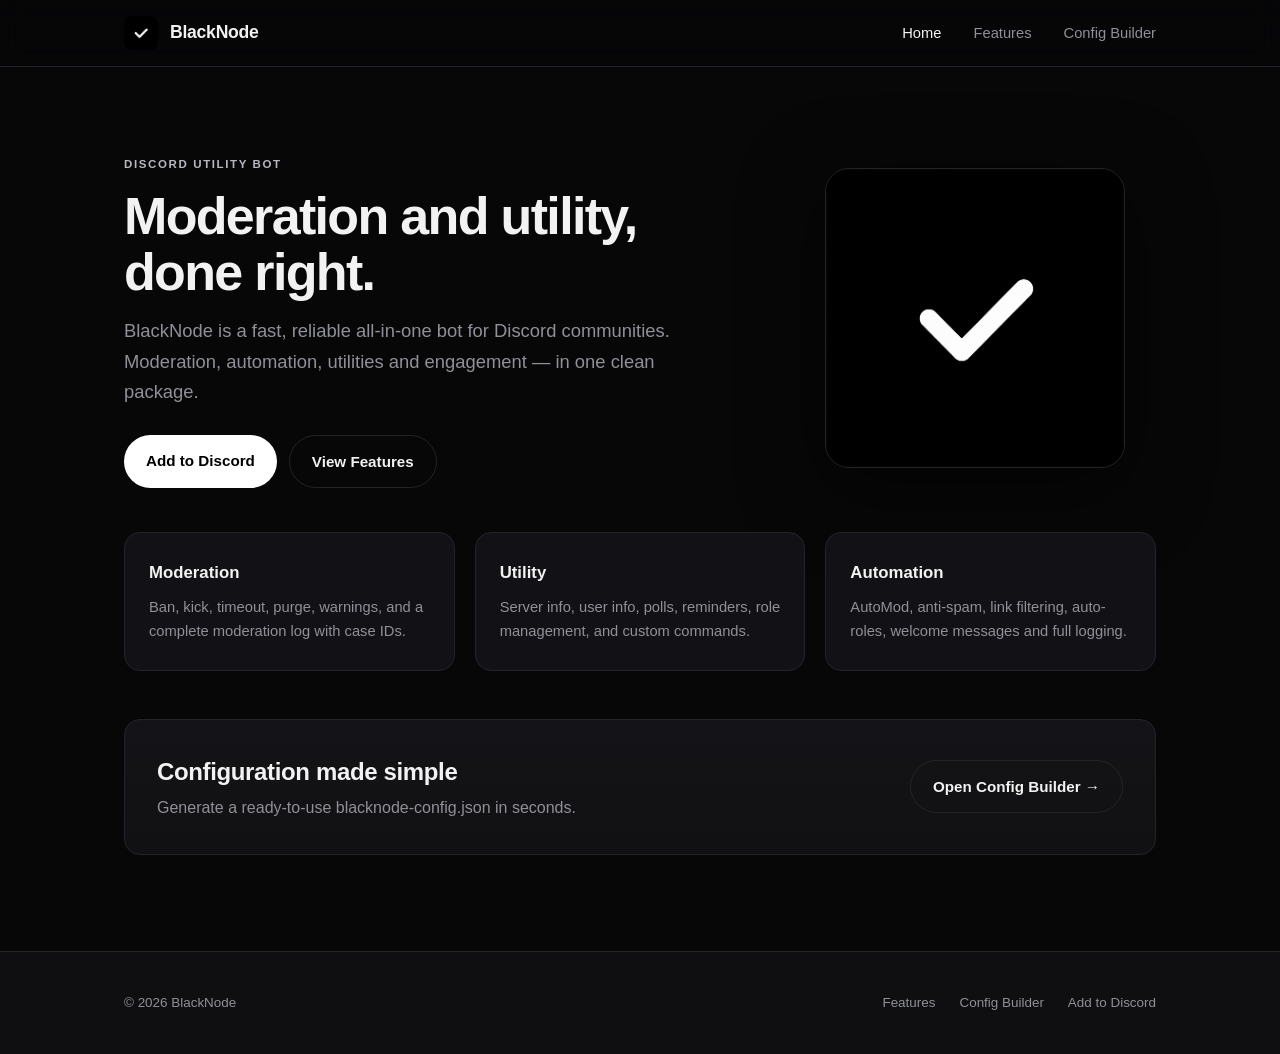
<file: index.html>
<!DOCTYPE html>
<html lang="en">
<head>
<meta charset="UTF-8">
<meta name="viewport" content="width=device-width, initial-scale=1.0">
<title>BlackNode – Professional Discord Utility Bot</title>
<meta name="description" content="BlackNode is a fast, reliable all-in-one utility and moderation bot for Discord.">
<link rel="stylesheet" href="style.css">
<link rel="icon" href="images/logo.png">
</head>
<body>

<header>
  <nav class="nav">
    <a href="index.html" class="brand">
      <img src="images/logo.png" alt="BlackNode Logo">
      <span>BlackNode</span>
    </a>
    <div class="nav-links">
      <a href="index.html" class="active">Home</a>
      <a href="features.html">Features</a>
      <a href="config.html">Config Builder</a>
    </div>
  </nav>
</header>

<main>
  <div class="container">
    <div class="hero">
      <div>
        <div class="eyebrow">Discord Utility Bot</div>
        <h1>Moderation and utility,<br>done right.</h1>
        <p class="lead">BlackNode is a fast, reliable all-in-one bot for Discord communities. Moderation, automation, utilities and engagement — in one clean package.</p>
        <div class="btns">
          <a href="https://discord.com/oauth2/authorize?client_id=1502002154058154126&permissions=8&integration_type=0&scope=bot" class="btn" target="_blank" rel="noopener">Add to Discord</a>
          <a href="features.html" class="btn btn-secondary">View Features</a>
        </div>
      </div>
      <div style="text-align:center">
        <img src="images/logo.png" alt="BlackNode" class="hero-logo">
      </div>
    </div>

    <div class="grid-3">
      <div class="feature">
        <h3>Moderation</h3>
        <p>Ban, kick, timeout, purge, warnings, and a complete moderation log with case IDs.</p>
      </div>
      <div class="feature">
        <h3>Utility</h3>
        <p>Server info, user info, polls, reminders, role management, and custom commands.</p>
      </div>
      <div class="feature">
        <h3>Automation</h3>
        <p>AutoMod, anti-spam, link filtering, auto-roles, welcome messages and full logging.</p>
      </div>
    </div>

    <div class="card" style="margin-top: 48px; display:flex; justify-content:space-between; align-items:center; flex-wrap:wrap; gap:16px;">
      <div>
        <h2 style="margin:0 0 4px">Configuration made simple</h2>
        <p style="color:var(--muted)">Generate a ready-to-use blacknode-config.json in seconds.</p>
      </div>
      <a href="config.html" class="btn btn-secondary">Open Config Builder →</a>
    </div>
  </div>
</main>

<footer>
  <div class="container footer-inner">
    <span>© 2026 BlackNode</span>
    <div class="footer-links">
      <a href="features.html">Features</a>
      <a href="config.html">Config Builder</a>
      <a href="https://discord.com/oauth2/authorize?client_id=1502002154058154126&permissions=8&integration_type=0&scope=bot" target="_blank" rel="noopener">Add to Discord</a>
    </div>
  </div>
</footer>

</body>
</html>
</file>
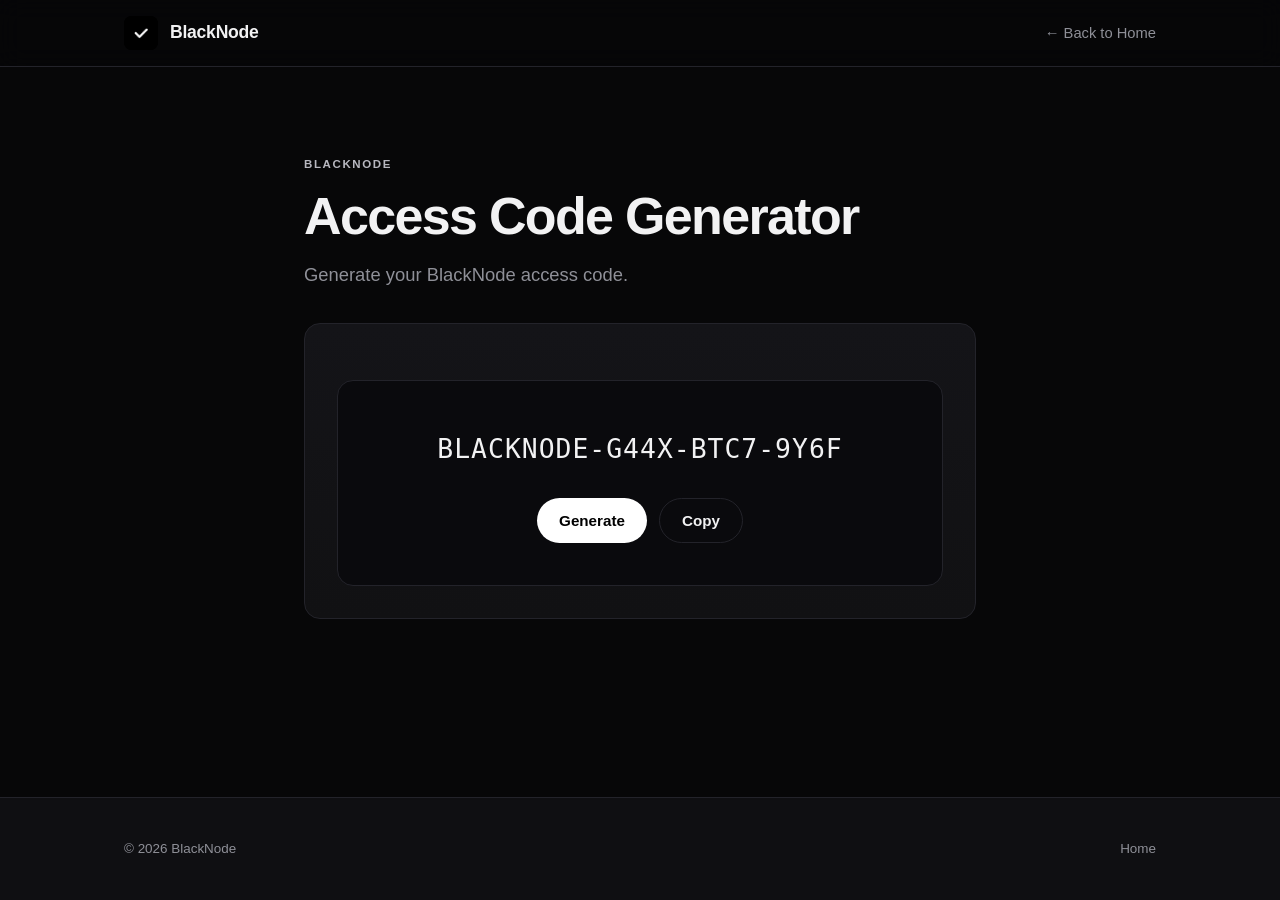
<file: code.html>
<!DOCTYPE html>
<html lang="en">
<head>
<meta charset="UTF-8">
<meta name="viewport" content="width=device-width, initial-scale=1.0">
<title>Access Code – BlackNode</title>
<meta name="robots" content="noindex">
<link rel="stylesheet" href="style.css">
<link rel="icon" href="images/logo.png">
</head>
<body>

<header>
  <nav class="nav">
    <a href="index.html" class="brand">
      <img src="images/logo.png" alt="BlackNode Logo">
      <span>BlackNode</span>
    </a>
    <div class="nav-links">
      <a href="index.html">← Back to Home</a>
    </div>
  </nav>
</header>

<main>
  <div class="container" style="max-width: 720px;">
    <div class="eyebrow">BlackNode</div>
    <h1>Access Code Generator</h1>
    <p class="lead">Generate your BlackNode access code.</p>

    <div class="card" style="margin-top: 32px;">
      <div class="code-box">
        <div id="code-output">BLACKNODE-XXXX-XXXX-XXXX</div>
        <div class="btns" style="justify-content: center; margin-top: 14px;">
          <button class="btn" id="generate-btn">Generate</button>
          <button class="btn btn-secondary" id="copy-btn">Copy</button>
        </div>
        <p class="code-note" id="copy-note"></p>
      </div>
    </div>
  </div>
</main>

<footer>
  <div class="container footer-inner">
    <span>© 2026 BlackNode</span>
    <div class="footer-links">
      <a href="index.html">Home</a>
    </div>
  </div>
</footer>

<script>
const output = document.getElementById('code-output');
const copyNote = document.getElementById('copy-note');

function generateCode() {
  const chars = 'ABCDEFGHJKLMNPQRSTUVWXYZ23456789';
  const rand = (n) => Array.from({length: n}, () => chars[Math.floor(Math.random()*chars.length)]).join('');
  const code = `BLACKNODE-${rand(4)}-${rand(4)}-${rand(4)}`;
  output.textContent = code;
  copyNote.textContent = '';
}

document.getElementById('generate-btn').addEventListener('click', generateCode);

document.getElementById('copy-btn').addEventListener('click', async () => {
  const code = output.textContent;
  if (code.includes('XXXX')) {
    copyNote.textContent = 'Please generate a code first.';
    return;
  }
  try {
    await navigator.clipboard.writeText(code);
    copyNote.textContent = 'Copied to clipboard';
  } catch(e) {
    copyNote.textContent = 'Copy failed';
  }
});

generateCode();
</script>

</body>
</html>
</file>
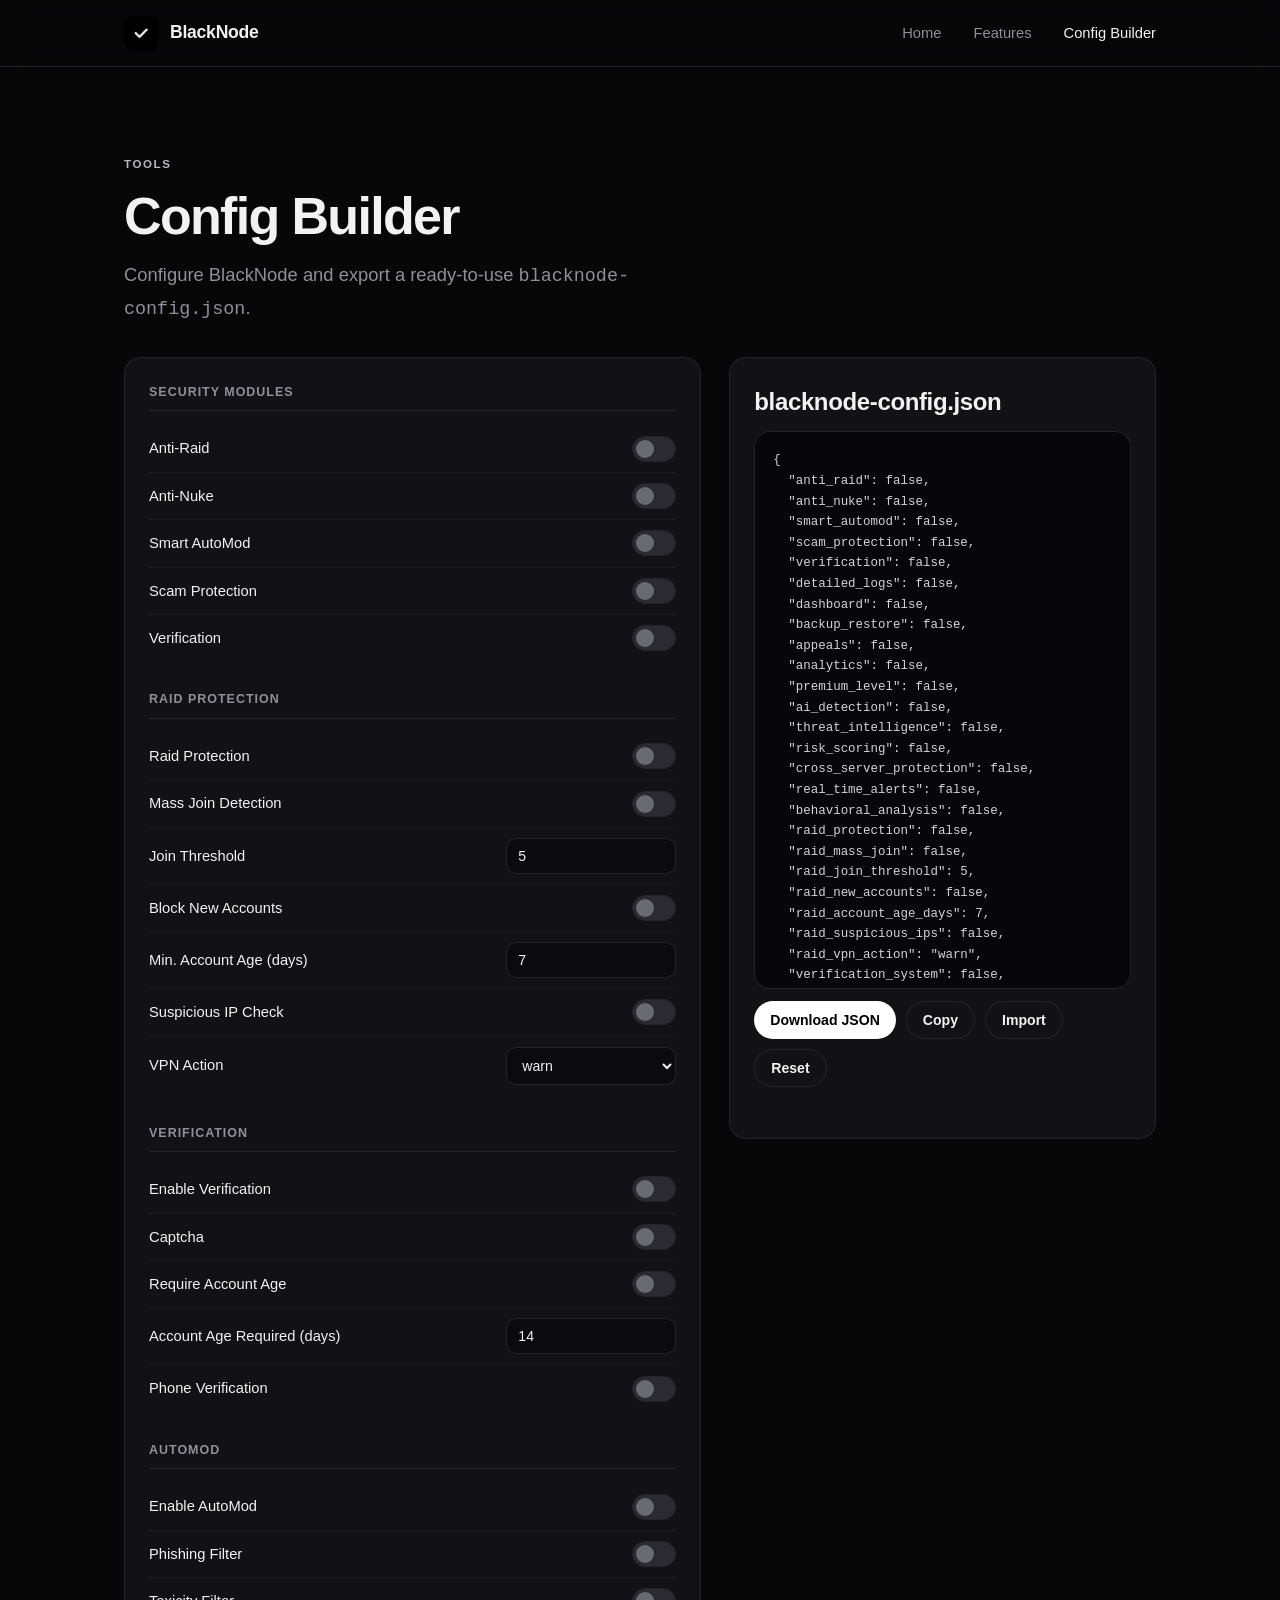
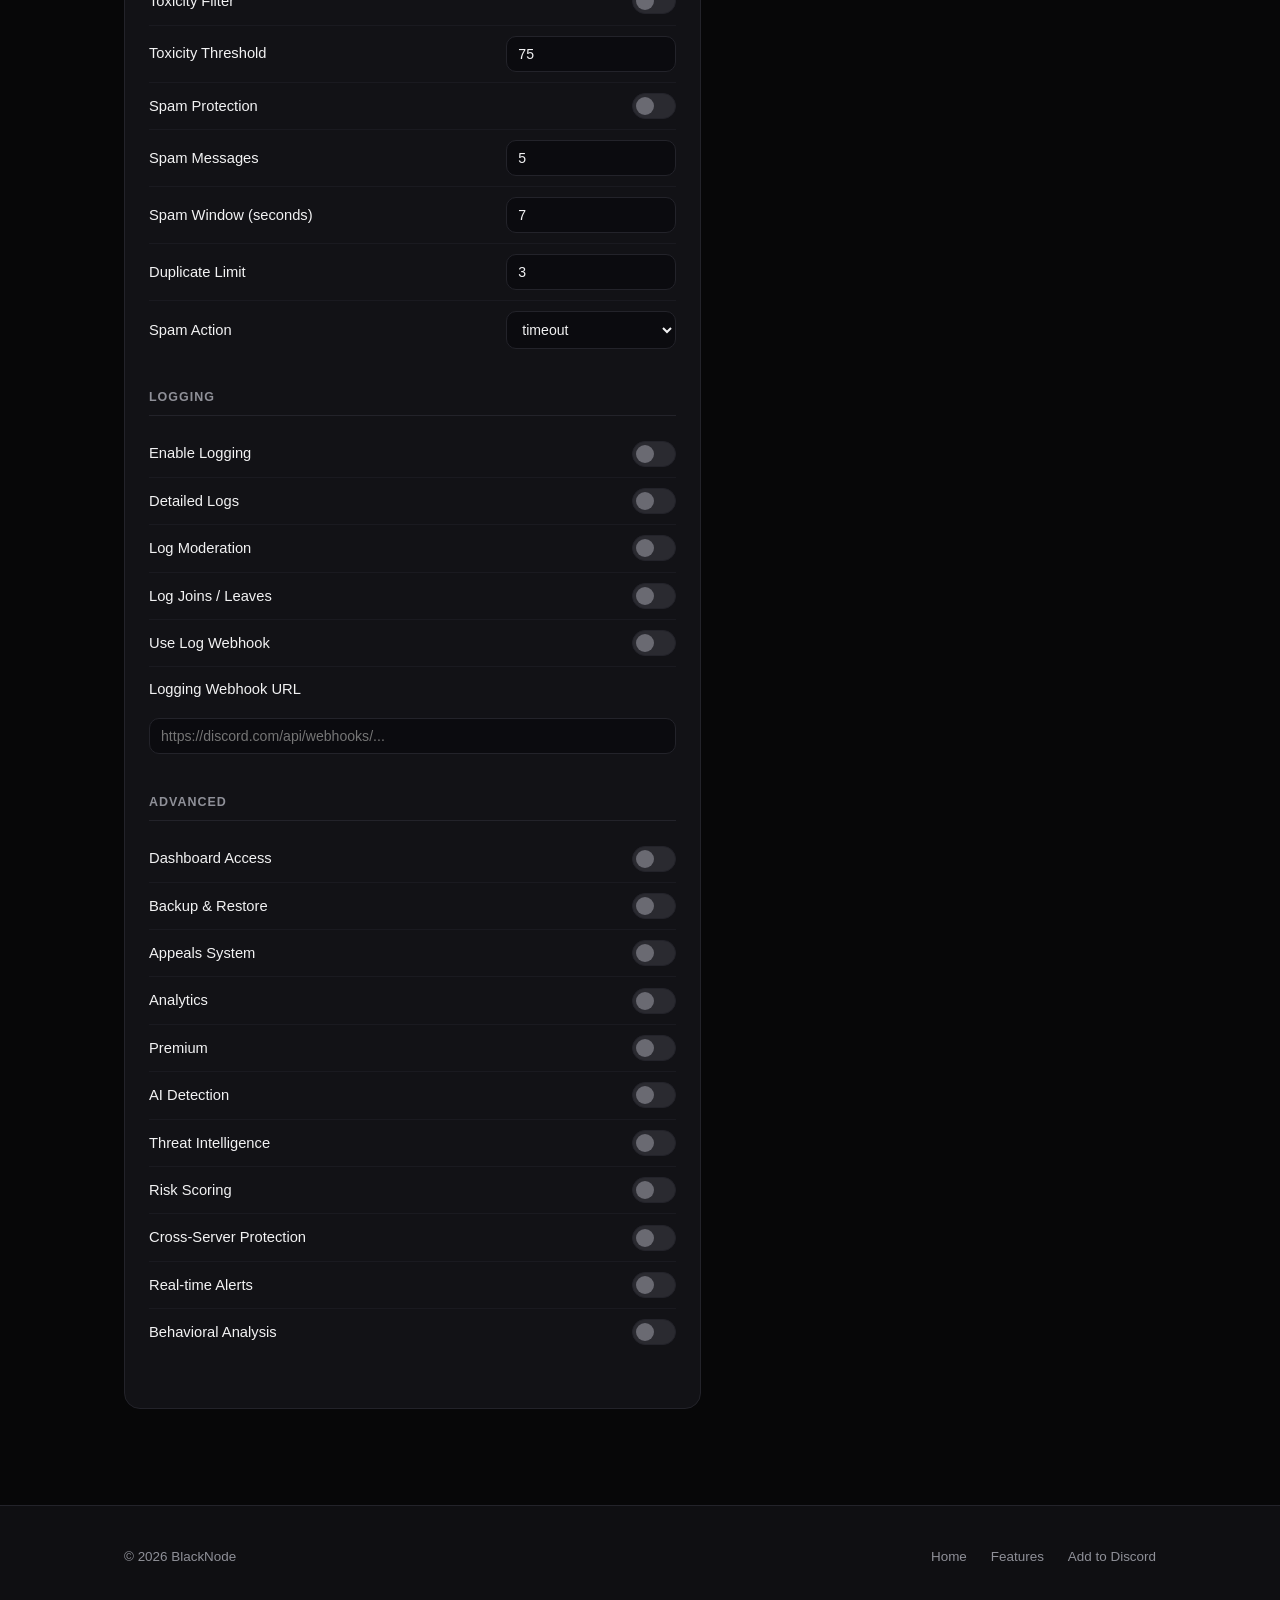
<file: config.html>
<!DOCTYPE html>
<html lang="en">
<head>
<meta charset="UTF-8">
<meta name="viewport" content="width=device-width, initial-scale=1.0">
<title>Config Builder – BlackNode</title>
<meta name="description" content="Generate a blacknode-config.json for your Discord server.">
<link rel="stylesheet" href="style.css">
<link rel="icon" href="images/logo.png">
<style>
.config-layout {
  display: grid;
  grid-template-columns: 1.15fr .85fr;
  gap: 28px;
  align-items: start;
  margin-top: 32px;
}
.config-panel {
  background: var(--card);
  border: 1px solid var(--border);
  border-radius: var(--radius);
  padding: 24px 24px;
}
.config-section { margin-bottom: 28px; }
.config-section h3 {
  font-size: .78rem;
  text-transform: uppercase;
  letter-spacing: .08em;
  color: var(--muted);
  margin-bottom: 14px;
  padding-bottom: 8px;
  border-bottom: 1px solid var(--border);
}
.opt {
  display: flex;
  align-items: center;
  justify-content: space-between;
  gap: 16px;
  padding: 10px 0;
  border-bottom: 1px solid #1a1a20;
}
.opt:last-child { border-bottom: none; }
.opt label { font-size: .92rem; }
.opt .hint { display: block; color: var(--muted); font-size: .78rem; margin-top: 2px; }
.opt input[type="number"], .opt input[type="text"], .opt select {
  background: #0b0b0f;
  border: 1px solid var(--border);
  color: var(--text);
  border-radius: 10px;
  padding: 9px 11px;
  font-family: inherit;
  font-size: .88rem;
  width: 170px;
}
.opt input[type="text"] { width: 100%; max-width: 260px; }
.opt-full { flex-direction: column; align-items: flex-start; }
.opt-full input[type="text"] { max-width: 100%; width: 100%; }

/* Toggle switch */
.switch { position: relative; display: inline-block; width: 44px; height: 26px; flex-shrink: 0; }
.switch input { opacity: 0; width: 0; height: 0; }
.slider {
  position: absolute; cursor: pointer; top: 0; left: 0; right: 0; bottom: 0;
  background-color: #2a2a30; transition: .2s; border-radius: 26px;
  border: 1px solid var(--border);
}
.slider:before {
  position: absolute; content: ""; height: 18px; width: 18px; left: 3px; bottom: 3px;
  background-color: #6a6a72; transition: .2s; border-radius: 50%;
}
input:checked + .slider { background-color: #e8e8e8; }
input:checked + .slider:before { transform: translateX(18px); background-color: #000; }

.json-panel {
  position: sticky;
  top: 88px;
}
.json-output {
  background: #07070a;
  border: 1px solid var(--border);
  border-radius: var(--radius);
  padding: 18px;
  font-family: 'SF Mono', 'JetBrains Mono', Consolas, monospace;
  font-size: .78rem;
  color: #d4d4d8;
  white-space: pre;
  overflow: auto;
  max-height: 62vh;
}
.json-actions { display:flex; gap:10px; flex-wrap:wrap; margin-top:12px; }
.btn-small { padding: 10px 16px; font-size: .88rem; border-radius: 999px; }

@media (max-width: 960px) {
  .config-layout { grid-template-columns: 1fr; }
  .json-panel { position: relative; top: auto; }
}
</style>
</head>
<body>

<header>
  <nav class="nav">
    <a href="index.html" class="brand">
      <img src="images/logo.png" alt="BlackNode Logo">
      <span>BlackNode</span>
    </a>
    <div class="nav-links">
      <a href="index.html">Home</a>
      <a href="features.html">Features</a>
      <a href="config.html" class="active">Config Builder</a>
    </div>
  </nav>
</header>

<main>
  <div class="container">
    <div class="eyebrow">Tools</div>
    <h1>Config Builder</h1>
    <p class="lead">Configure BlackNode and export a ready-to-use <code>blacknode-config.json</code>.</p>

    <div class="config-layout">
      <!-- LEFT: FORM -->
      <div class="config-panel" id="form-panel">
        
        <div class="config-section">
          <h3>Security Modules</h3>
          <div class="opt"><div><label for="anti_raid">Anti-Raid</label></div><label class="switch"><input type="checkbox" id="anti_raid"><span class="slider"></span></label></div>
          <div class="opt"><div><label for="anti_nuke">Anti-Nuke</label></div><label class="switch"><input type="checkbox" id="anti_nuke"><span class="slider"></span></label></div>
          <div class="opt"><div><label for="smart_automod">Smart AutoMod</label></div><label class="switch"><input type="checkbox" id="smart_automod"><span class="slider"></span></label></div>
          <div class="opt"><div><label for="scam_protection">Scam Protection</label></div><label class="switch"><input type="checkbox" id="scam_protection"><span class="slider"></span></label></div>
          <div class="opt"><div><label for="verification">Verification</label></div><label class="switch"><input type="checkbox" id="verification"><span class="slider"></span></label></div>
        </div>

        <div class="config-section">
          <h3>Raid Protection</h3>
          <div class="opt"><div><label for="raid_protection">Raid Protection</label></div><label class="switch"><input type="checkbox" id="raid_protection"><span class="slider"></span></label></div>
          <div class="opt"><div><label for="raid_mass_join">Mass Join Detection</label></div><label class="switch"><input type="checkbox" id="raid_mass_join"><span class="slider"></span></label></div>
          <div class="opt"><div><label for="raid_join_threshold">Join Threshold</label></div><input type="number" id="raid_join_threshold" value="5" min="2" max="50"></div>
          <div class="opt"><div><label for="raid_new_accounts">Block New Accounts</label></div><label class="switch"><input type="checkbox" id="raid_new_accounts"><span class="slider"></span></label></div>
          <div class="opt"><div><label for="raid_account_age_days">Min. Account Age (days)</label></div><input type="number" id="raid_account_age_days" value="7" min="0" max="90"></div>
          <div class="opt"><div><label for="raid_suspicious_ips">Suspicious IP Check</label></div><label class="switch"><input type="checkbox" id="raid_suspicious_ips"><span class="slider"></span></label></div>
          <div class="opt"><div><label for="raid_vpn_action">VPN Action</label></div>
            <select id="raid_vpn_action">
              <option value="warn">warn</option>
              <option value="kick">kick</option>
              <option value="ban">ban</option>
              <option value="timeout">timeout</option>
              <option value="none">none</option>
            </select>
          </div>
        </div>

        <div class="config-section">
          <h3>Verification</h3>
          <div class="opt"><div><label for="verification_system">Enable Verification</label></div><label class="switch"><input type="checkbox" id="verification_system"><span class="slider"></span></label></div>
          <div class="opt"><div><label for="verification_captcha">Captcha</label></div><label class="switch"><input type="checkbox" id="verification_captcha"><span class="slider"></span></label></div>
          <div class="opt"><div><label for="verification_account_age">Require Account Age</label></div><label class="switch"><input type="checkbox" id="verification_account_age"><span class="slider"></span></label></div>
          <div class="opt"><div><label for="verification_account_age_days">Account Age Required (days)</label></div><input type="number" id="verification_account_age_days" value="14" min="0" max="180"></div>
          <div class="opt"><div><label for="verification_phone">Phone Verification</label></div><label class="switch"><input type="checkbox" id="verification_phone"><span class="slider"></span></label></div>
        </div>

        <div class="config-section">
          <h3>AutoMod</h3>
          <div class="opt"><div><label for="automod_enabled">Enable AutoMod</label></div><label class="switch"><input type="checkbox" id="automod_enabled"><span class="slider"></span></label></div>
          <div class="opt"><div><label for="automod_phishing">Phishing Filter</label></div><label class="switch"><input type="checkbox" id="automod_phishing"><span class="slider"></span></label></div>
          <div class="opt"><div><label for="automod_toxicity">Toxicity Filter</label></div><label class="switch"><input type="checkbox" id="automod_toxicity"><span class="slider"></span></label></div>
          <div class="opt"><div><label for="automod_toxicity_threshold">Toxicity Threshold</label></div><input type="number" id="automod_toxicity_threshold" value="75" min="0" max="100"></div>
          <div class="opt"><div><label for="automod_spam">Spam Protection</label></div><label class="switch"><input type="checkbox" id="automod_spam"><span class="slider"></span></label></div>
          <div class="opt"><div><label for="automod_spam_messages">Spam Messages</label></div><input type="number" id="automod_spam_messages" value="5" min="2" max="20"></div>
          <div class="opt"><div><label for="automod_spam_seconds">Spam Window (seconds)</label></div><input type="number" id="automod_spam_seconds" value="7" min="2" max="60"></div>
          <div class="opt"><div><label for="automod_duplicate_limit">Duplicate Limit</label></div><input type="number" id="automod_duplicate_limit" value="3" min="1" max="10"></div>
          <div class="opt"><div><label for="automod_spam_action">Spam Action</label></div>
            <select id="automod_spam_action">
              <option value="timeout">timeout</option>
              <option value="warn">warn</option>
              <option value="kick">kick</option>
              <option value="ban">ban</option>
              <option value="delete">delete</option>
            </select>
          </div>
        </div>

        <div class="config-section">
          <h3>Logging</h3>
          <div class="opt"><div><label for="logging_enabled">Enable Logging</label></div><label class="switch"><input type="checkbox" id="logging_enabled"><span class="slider"></span></label></div>
          <div class="opt"><div><label for="detailed_logs">Detailed Logs</label></div><label class="switch"><input type="checkbox" id="detailed_logs"><span class="slider"></span></label></div>
          <div class="opt"><div><label for="log_moderation">Log Moderation</label></div><label class="switch"><input type="checkbox" id="log_moderation"><span class="slider"></span></label></div>
          <div class="opt"><div><label for="log_joins">Log Joins / Leaves</label></div><label class="switch"><input type="checkbox" id="log_joins"><span class="slider"></span></label></div>
          <div class="opt"><div><label for="log_webhook">Use Log Webhook</label></div><label class="switch"><input type="checkbox" id="log_webhook"><span class="slider"></span></label></div>
          <div class="opt opt-full"><label for="logging_webhook">Logging Webhook URL</label><input type="text" id="logging_webhook" placeholder="https://discord.com/api/webhooks/..."></div>
        </div>

        <div class="config-section">
          <h3>Advanced</h3>
          <div class="opt"><div><label for="dashboard">Dashboard Access</label></div><label class="switch"><input type="checkbox" id="dashboard"><span class="slider"></span></label></div>
          <div class="opt"><div><label for="backup_restore">Backup & Restore</label></div><label class="switch"><input type="checkbox" id="backup_restore"><span class="slider"></span></label></div>
          <div class="opt"><div><label for="appeals">Appeals System</label></div><label class="switch"><input type="checkbox" id="appeals"><span class="slider"></span></label></div>
          <div class="opt"><div><label for="analytics">Analytics</label></div><label class="switch"><input type="checkbox" id="analytics"><span class="slider"></span></label></div>
          <div class="opt"><div><label for="premium_level">Premium</label></div><label class="switch"><input type="checkbox" id="premium_level"><span class="slider"></span></label></div>
          <div class="opt"><div><label for="ai_detection">AI Detection</label></div><label class="switch"><input type="checkbox" id="ai_detection"><span class="slider"></span></label></div>
          <div class="opt"><div><label for="threat_intelligence">Threat Intelligence</label></div><label class="switch"><input type="checkbox" id="threat_intelligence"><span class="slider"></span></label></div>
          <div class="opt"><div><label for="risk_scoring">Risk Scoring</label></div><label class="switch"><input type="checkbox" id="risk_scoring"><span class="slider"></span></label></div>
          <div class="opt"><div><label for="cross_server_protection">Cross-Server Protection</label></div><label class="switch"><input type="checkbox" id="cross_server_protection"><span class="slider"></span></label></div>
          <div class="opt"><div><label for="real_time_alerts">Real-time Alerts</label></div><label class="switch"><input type="checkbox" id="real_time_alerts"><span class="slider"></span></label></div>
          <div class="opt"><div><label for="behavioral_analysis">Behavioral Analysis</label></div><label class="switch"><input type="checkbox" id="behavioral_analysis"><span class="slider"></span></label></div>
        </div>

      </div>

      <!-- RIGHT: JSON PREVIEW -->
      <div class="config-panel json-panel">
        <h2 style="margin-bottom:10px">blacknode-config.json</h2>
        <div id="json-output" class="json-output">{}</div>
        <div class="json-actions">
          <button class="btn btn-small" id="download-btn">Download JSON</button>
          <button class="btn btn-secondary btn-small" id="copy-btn">Copy</button>
          <button class="btn btn-secondary btn-small" id="import-btn">Import</button>
          <button class="btn btn-secondary btn-small" id="reset-btn">Reset</button>
        </div>
        <p class="code-note" id="copy-note" style="min-height:1.2em"></p>
      </div>
    </div>
  </div>
</main>

<footer>
  <div class="container footer-inner">
    <span>© 2026 BlackNode</span>
    <div class="footer-links">
      <a href="index.html">Home</a>
      <a href="features.html">Features</a>
      <a href="https://discord.com/oauth2/authorize?client_id=1502002154058154126&permissions=8&integration_type=0&scope=bot" target="_blank" rel="noopener">Add to Discord</a>
    </div>
  </div>
</footer>

<script>
const FIELDS = [
  "anti_raid","anti_nuke","smart_automod","scam_protection","verification","detailed_logs","dashboard","backup_restore","appeals","analytics","premium_level","ai_detection","threat_intelligence","risk_scoring","cross_server_protection","real_time_alerts","behavioral_analysis","raid_protection","raid_mass_join","raid_join_threshold","raid_new_accounts","raid_account_age_days","raid_suspicious_ips","raid_vpn_action","verification_system","verification_captcha","verification_account_age","verification_account_age_days","verification_phone","automod_enabled","automod_phishing","automod_toxicity","automod_toxicity_threshold","automod_spam","automod_spam_messages","automod_spam_seconds","automod_duplicate_limit","automod_spam_action","logging_enabled","log_moderation","log_joins","log_webhook","logging_webhook"
];

const DEFAULTS = {
  anti_raid:false, anti_nuke:false, smart_automod:false, scam_protection:false, verification:false, detailed_logs:false, dashboard:false, backup_restore:false, appeals:false, analytics:false, premium_level:false, ai_detection:false, threat_intelligence:false, risk_scoring:false, cross_server_protection:false, real_time_alerts:false, behavioral_analysis:false, raid_protection:false, raid_mass_join:false, raid_join_threshold:5, raid_new_accounts:false, raid_account_age_days:7, raid_suspicious_ips:false, raid_vpn_action:"warn", verification_system:false, verification_captcha:false, verification_account_age:false, verification_account_age_days:14, verification_phone:false, automod_enabled:false, automod_phishing:false, automod_toxicity:false, automod_toxicity_threshold:75, automod_spam:false, automod_spam_messages:5, automod_spam_seconds:7, automod_duplicate_limit:3, automod_spam_action:"timeout", logging_enabled:false, log_moderation:false, log_joins:false, log_webhook:false, logging_webhook:""
};

function getConfig() {
  const cfg = {};
  for (const key of FIELDS) {
    const el = document.getElementById(key);
    if (!el) continue;
    if (el.type === "checkbox") cfg[key] = el.checked;
    else if (el.type === "number") cfg[key] = parseInt(el.value || "0", 10);
    else cfg[key] = el.value;
  }
  return cfg;
}

function setConfig(cfg) {
  for (const key of FIELDS) {
    const el = document.getElementById(key);
    if (!el || cfg[key] === undefined) continue;
    if (el.type === "checkbox") el.checked = !!cfg[key];
    else el.value = cfg[key];
  }
  render();
}

function render() {
  const cfg = getConfig();
  document.getElementById("json-output").textContent = JSON.stringify(cfg, null, 2);
}

document.getElementById("form-panel").addEventListener("input", render);
document.getElementById("form-panel").addEventListener("change", render);

document.getElementById("download-btn").addEventListener("click", () => {
  const blob = new Blob([document.getElementById("json-output").textContent], {type: "application/json"});
  const a = document.createElement("a");
  a.href = URL.createObjectURL(blob);
  a.download = "blacknode-config.json";
  a.click();
  URL.revokeObjectURL(a.href);
});

document.getElementById("copy-btn").addEventListener("click", async () => {
  try {
    await navigator.clipboard.writeText(document.getElementById("json-output").textContent);
    document.getElementById("copy-note").textContent = "Copied to clipboard";
    setTimeout(()=>document.getElementById("copy-note").textContent="", 2000);
  } catch(e) {
    document.getElementById("copy-note").textContent = "Copy failed";
  }
});

document.getElementById("reset-btn").addEventListener("click", () => setConfig(DEFAULTS));

document.getElementById("import-btn").addEventListener("click", () => {
  const input = prompt("Paste your blacknode-config.json:");
  if (!input) return;
  try {
    const parsed = JSON.parse(input);
    setConfig({...DEFAULTS, ...parsed});
    document.getElementById("copy-note").textContent = "Config imported";
    setTimeout(()=>document.getElementById("copy-note").textContent="", 2000);
  } catch(e) {
    alert("Invalid JSON");
  }
});

setConfig(DEFAULTS);
</script>

</body>
</html>
</file>
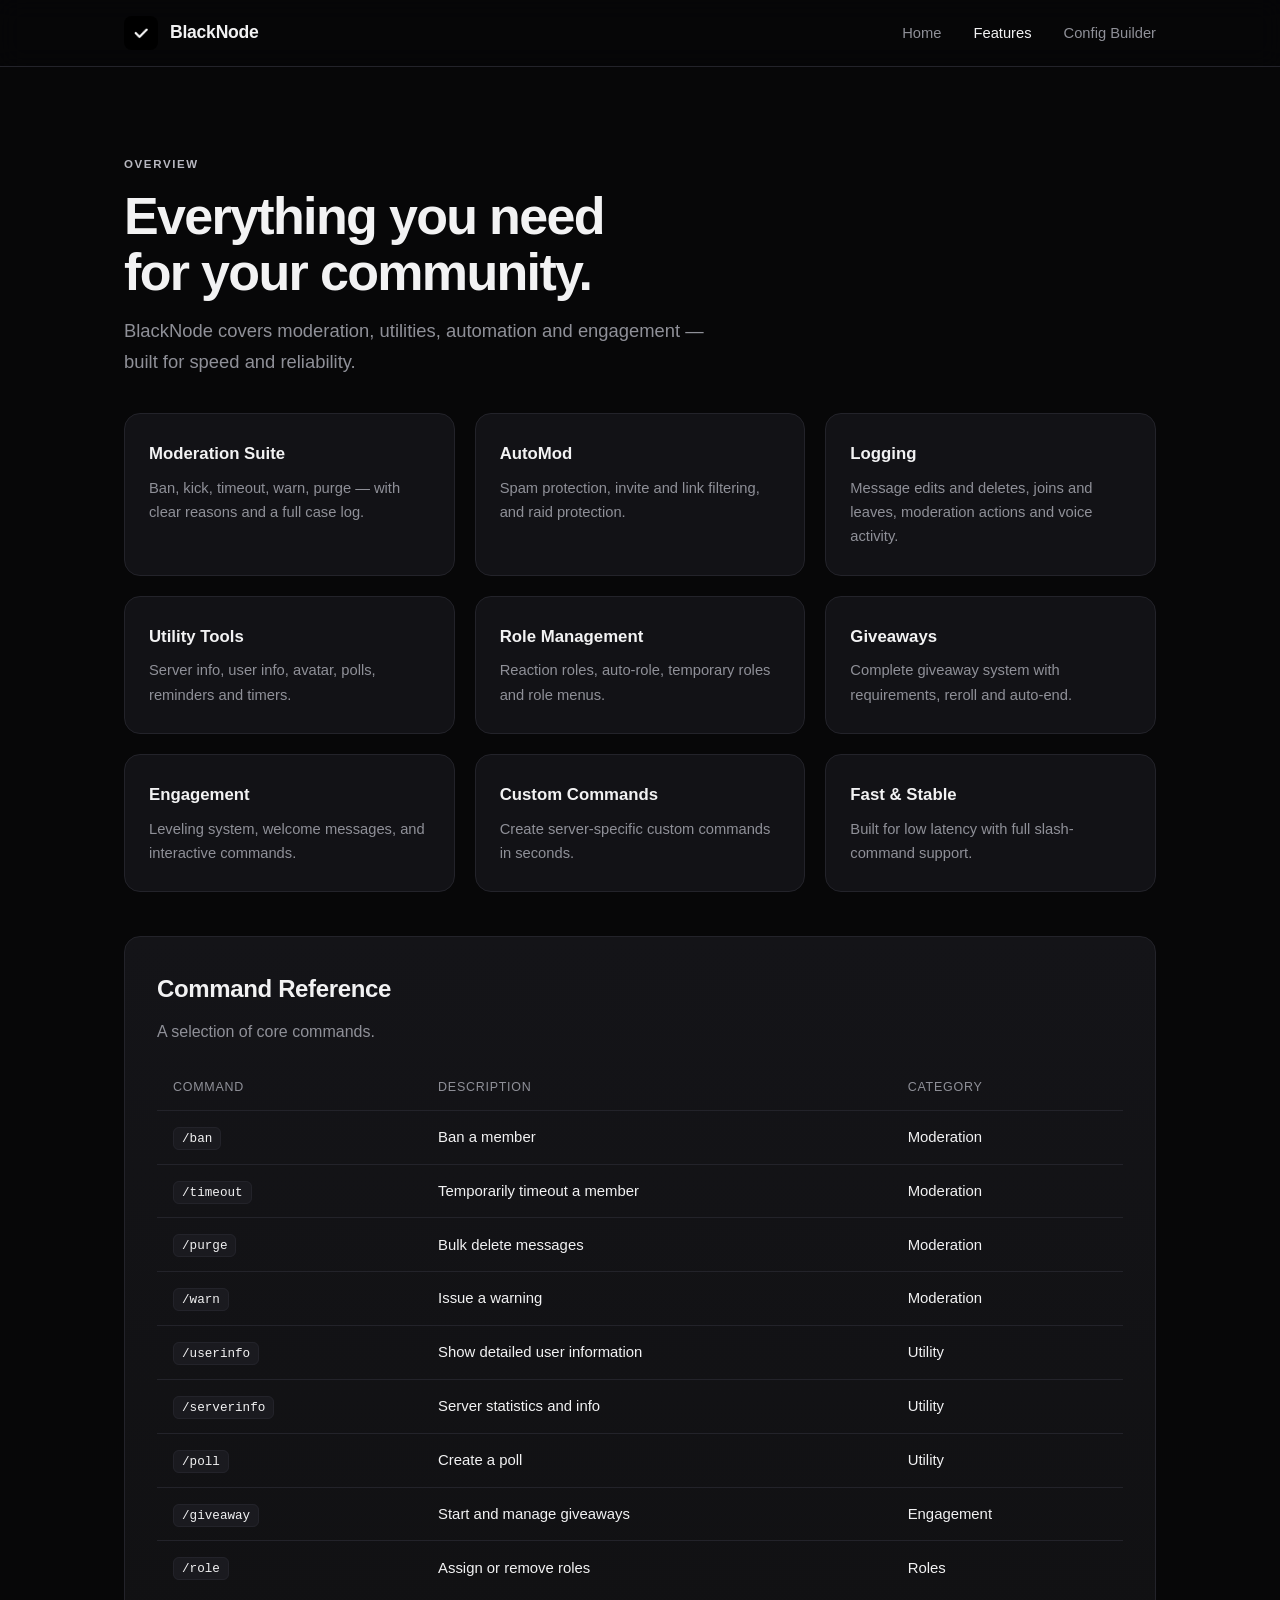
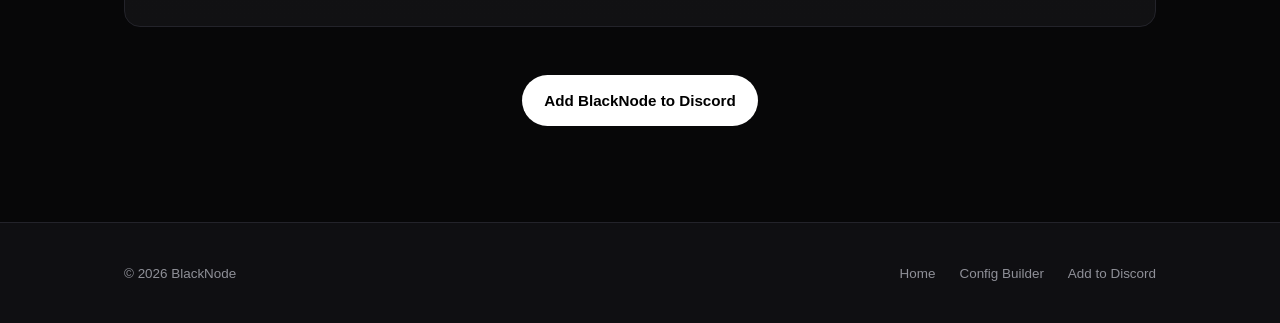
<file: features.html>
<!DOCTYPE html>
<html lang="en">
<head>
<meta charset="UTF-8">
<meta name="viewport" content="width=device-width, initial-scale=1.0">
<title>Features – BlackNode</title>
<meta name="description" content="Full feature list for BlackNode, the professional Discord utility bot.">
<link rel="stylesheet" href="style.css">
<link rel="icon" href="images/logo.png">
</head>
<body>

<header>
  <nav class="nav">
    <a href="index.html" class="brand">
      <img src="images/logo.png" alt="BlackNode Logo">
      <span>BlackNode</span>
    </a>
    <div class="nav-links">
      <a href="index.html">Home</a>
      <a href="features.html" class="active">Features</a>
      <a href="config.html">Config Builder</a>
    </div>
  </nav>
</header>

<main>
  <div class="container">
    <div class="eyebrow">Overview</div>
    <h1>Everything you need<br>for your community.</h1>
    <p class="lead">BlackNode covers moderation, utilities, automation and engagement — built for speed and reliability.</p>

    <div class="grid-3" style="margin-top: 36px;">
      <div class="feature"><h3>Moderation Suite</h3><p>Ban, kick, timeout, warn, purge — with clear reasons and a full case log.</p></div>
      <div class="feature"><h3>AutoMod</h3><p>Spam protection, invite and link filtering, and raid protection.</p></div>
      <div class="feature"><h3>Logging</h3><p>Message edits and deletes, joins and leaves, moderation actions and voice activity.</p></div>
      <div class="feature"><h3>Utility Tools</h3><p>Server info, user info, avatar, polls, reminders and timers.</p></div>
      <div class="feature"><h3>Role Management</h3><p>Reaction roles, auto-role, temporary roles and role menus.</p></div>
      <div class="feature"><h3>Giveaways</h3><p>Complete giveaway system with requirements, reroll and auto-end.</p></div>
      <div class="feature"><h3>Engagement</h3><p>Leveling system, welcome messages, and interactive commands.</p></div>
      <div class="feature"><h3>Custom Commands</h3><p>Create server-specific custom commands in seconds.</p></div>
      <div class="feature"><h3>Fast & Stable</h3><p>Built for low latency with full slash-command support.</p></div>
    </div>

    <div class="card" style="margin-top: 44px;">
      <h2>Command Reference</h2>
      <p style="color:var(--muted)">A selection of core commands.</p>
      <table class="command-table">
        <thead>
          <tr><th>Command</th><th>Description</th><th>Category</th></tr>
        </thead>
        <tbody>
          <tr><td><code>/ban</code></td><td>Ban a member</td><td>Moderation</td></tr>
          <tr><td><code>/timeout</code></td><td>Temporarily timeout a member</td><td>Moderation</td></tr>
          <tr><td><code>/purge</code></td><td>Bulk delete messages</td><td>Moderation</td></tr>
          <tr><td><code>/warn</code></td><td>Issue a warning</td><td>Moderation</td></tr>
          <tr><td><code>/userinfo</code></td><td>Show detailed user information</td><td>Utility</td></tr>
          <tr><td><code>/serverinfo</code></td><td>Server statistics and info</td><td>Utility</td></tr>
          <tr><td><code>/poll</code></td><td>Create a poll</td><td>Utility</td></tr>
          <tr><td><code>/giveaway</code></td><td>Start and manage giveaways</td><td>Engagement</td></tr>
          <tr><td><code>/role</code></td><td>Assign or remove roles</td><td>Roles</td></tr>
        </tbody>
      </table>
    </div>

    <div style="text-align:center; margin-top: 48px;">
      <a href="https://discord.com/oauth2/authorize?client_id=1502002154058154126&permissions=8&integration_type=0&scope=bot" class="btn" target="_blank" rel="noopener">Add BlackNode to Discord</a>
    </div>
  </div>
</main>

<footer>
  <div class="container footer-inner">
    <span>© 2026 BlackNode</span>
    <div class="footer-links">
      <a href="index.html">Home</a>
      <a href="config.html">Config Builder</a>
      <a href="https://discord.com/oauth2/authorize?client_id=1502002154058154126&permissions=8&integration_type=0&scope=bot" target="_blank" rel="noopener">Add to Discord</a>
    </div>
  </div>
</footer>

</body>
</html>
</file>
<file: style.css>
:root {
  --bg: #070708;
  --bg-soft: #0f0f12;
  --card: #121216;
  --accent: #ffffff;
  --text: #f2f2f3;
  --muted: #8f9098;
  --border: #23232a;
  --radius: 16px;
}
* { box-sizing: border-box; margin: 0; padding: 0; }
body {
  font-family: 'Inter', -apple-system, BlinkMacSystemFont, 'Segoe UI', Roboto, Helvetica, Arial, sans-serif;
  background: var(--bg);
  color: var(--text);
  line-height: 1.65;
  min-height: 100vh;
  display: flex;
  flex-direction: column;
  -webkit-font-smoothing: antialiased;
}
a { color: var(--text); text-decoration: none; }
a:hover { opacity: .82; }

.container {
  width: 100%;
  max-width: 1080px;
  margin: 0 auto;
  padding: 0 24px;
}

/* Header */
header {
  background: rgba(7,7,8,0.84);
  border-bottom: 1px solid var(--border);
  position: sticky;
  top: 0;
  z-index: 50;
  backdrop-filter: blur(12px);
}
.nav {
  display: flex;
  align-items: center;
  justify-content: space-between;
  padding: 16px 24px;
  max-width: 1080px;
  margin: 0 auto;
}
.brand {
  display: flex;
  align-items: center;
  gap: 12px;
  font-weight: 700;
  font-size: 1.1rem;
  letter-spacing: -0.015em;
  color: var(--text);
}
.brand img {
  width: 34px;
  height: 34px;
  border-radius: 8px;
  background: #000;
}
.nav-links {
  display: flex;
  gap: 32px;
  font-size: 0.92rem;
  font-weight: 500;
}
.nav-links a {
  color: var(--muted);
  transition: color .15s;
}
.nav-links a:hover, .nav-links a.active {
  color: var(--text);
}

/* Main */
main { flex: 1; padding: 88px 0 96px; }

h1 { font-size: 3.25rem; line-height: 1.08; letter-spacing: -0.032em; margin-bottom: 16px; font-weight: 750; }
h2 { font-size: 1.5rem; margin-bottom: 10px; letter-spacing: -0.015em; }
p.lead { color: var(--muted); font-size: 1.15rem; max-width: 580px; }

.eyebrow {
  color: #b8b8c0;
  text-transform: uppercase;
  font-size: .72rem;
  letter-spacing: .14em;
  font-weight: 600;
  margin-bottom: 14px;
}

.hero {
  display: grid;
  grid-template-columns: 1.25fr .75fr;
  gap: 64px;
  align-items: center;
}
.hero-logo {
  width: 100%;
  max-width: 300px;
  border-radius: 24px;
  border: 1px solid var(--border);
  background: #000;
  box-shadow: 0 20px 80px rgba(0,0,0,0.55);
}

.card {
  background: linear-gradient(180deg, #141418 0%, #111113 100%);
  border: 1px solid var(--border);
  border-radius: var(--radius);
  padding: 32px;
}
.grid-3 {
  display: grid;
  grid-template-columns: repeat(3, 1fr);
  gap: 20px;
  margin-top: 44px;
}
.feature {
  background: var(--card);
  border: 1px solid var(--border);
  border-radius: var(--radius);
  padding: 26px 24px;
  transition: border-color .2s;
}
.feature:hover { border-color: #31313a; }
.feature h3 { font-size: 1.05rem; margin-bottom: 8px; }
.feature p { color: var(--muted); font-size: 0.92rem; }

.btn {
  display: inline-block;
  background: var(--accent);
  color: #000;
  padding: 13px 22px;
  border-radius: 999px;
  font-weight: 650;
  font-size: 0.95rem;
  text-decoration: none;
  border: none;
  cursor: pointer;
  transition: opacity .15s, transform .05s;
}
.btn:hover { opacity: .88; }
.btn:active { transform: scale(0.98); }
.btn-secondary {
  background: transparent;
  color: var(--text);
  border: 1px solid var(--border);
  border-radius: 999px;
}
.btns { display: flex; gap: 12px; flex-wrap: wrap; margin-top: 28px; }

.badge {
  display: inline-block;
  border: 1px solid var(--border);
  color: var(--muted);
  font-size: .75rem;
  padding: 4px 10px;
  border-radius: 999px;
}

/* Code Generator */
.code-box {
  margin-top: 24px;
  background: #0a0a0d;
  border: 1px solid var(--border);
  border-radius: var(--radius);
  padding: 32px;
  text-align: center;
}
#code-output {
  font-family: 'SF Mono', 'JetBrains Mono', Consolas, monospace;
  font-size: 1.65rem;
  letter-spacing: 1px;
  color: var(--text);
  word-break: break-all;
  padding: 14px 0;
  min-height: 52px;
}
.code-note { color: var(--muted); font-size: 0.84rem; margin-top: 10px;}

/* Table */
.command-table {
  width: 100%;
  border-collapse: collapse;
  margin-top: 20px;
  font-size: 0.93rem;
}
.command-table th {
  text-align: left;
  color: var(--muted);
  font-weight: 500;
  font-size: .78rem;
  text-transform: uppercase;
  letter-spacing: .06em;
  padding: 12px 16px;
  border-bottom: 1px solid var(--border);
}
.command-table td {
  padding: 14px 16px;
  border-bottom: 1px solid var(--border);
}
.command-table tr:last-child td { border-bottom: none; }
.command-table code {
  background: #1a1a1f;
  border: 1px solid var(--border);
  padding: 3px 8px;
  border-radius: 6px;
  font-size: 0.85em;
}

/* Footer */
footer {
  border-top: 1px solid var(--border);
  color: var(--muted);
  font-size: 0.84rem;
  padding: 40px 0;
  background: var(--bg-soft);
}
.footer-inner {
  display: flex;
  justify-content: space-between;
  align-items: center;
  flex-wrap: wrap;
  gap: 12px;
}
.footer-links { display: flex; gap: 24px; }
.footer-links a { color: var(--muted); }

/* Responsive */
@media (max-width: 860px) {
  .hero { grid-template-columns: 1fr; }
  .grid-3 { grid-template-columns: 1fr; }
  h1 { font-size: 2.4rem; }
  .nav-links { gap: 18px; }
  main { padding: 56px 0; }
}
</file>
